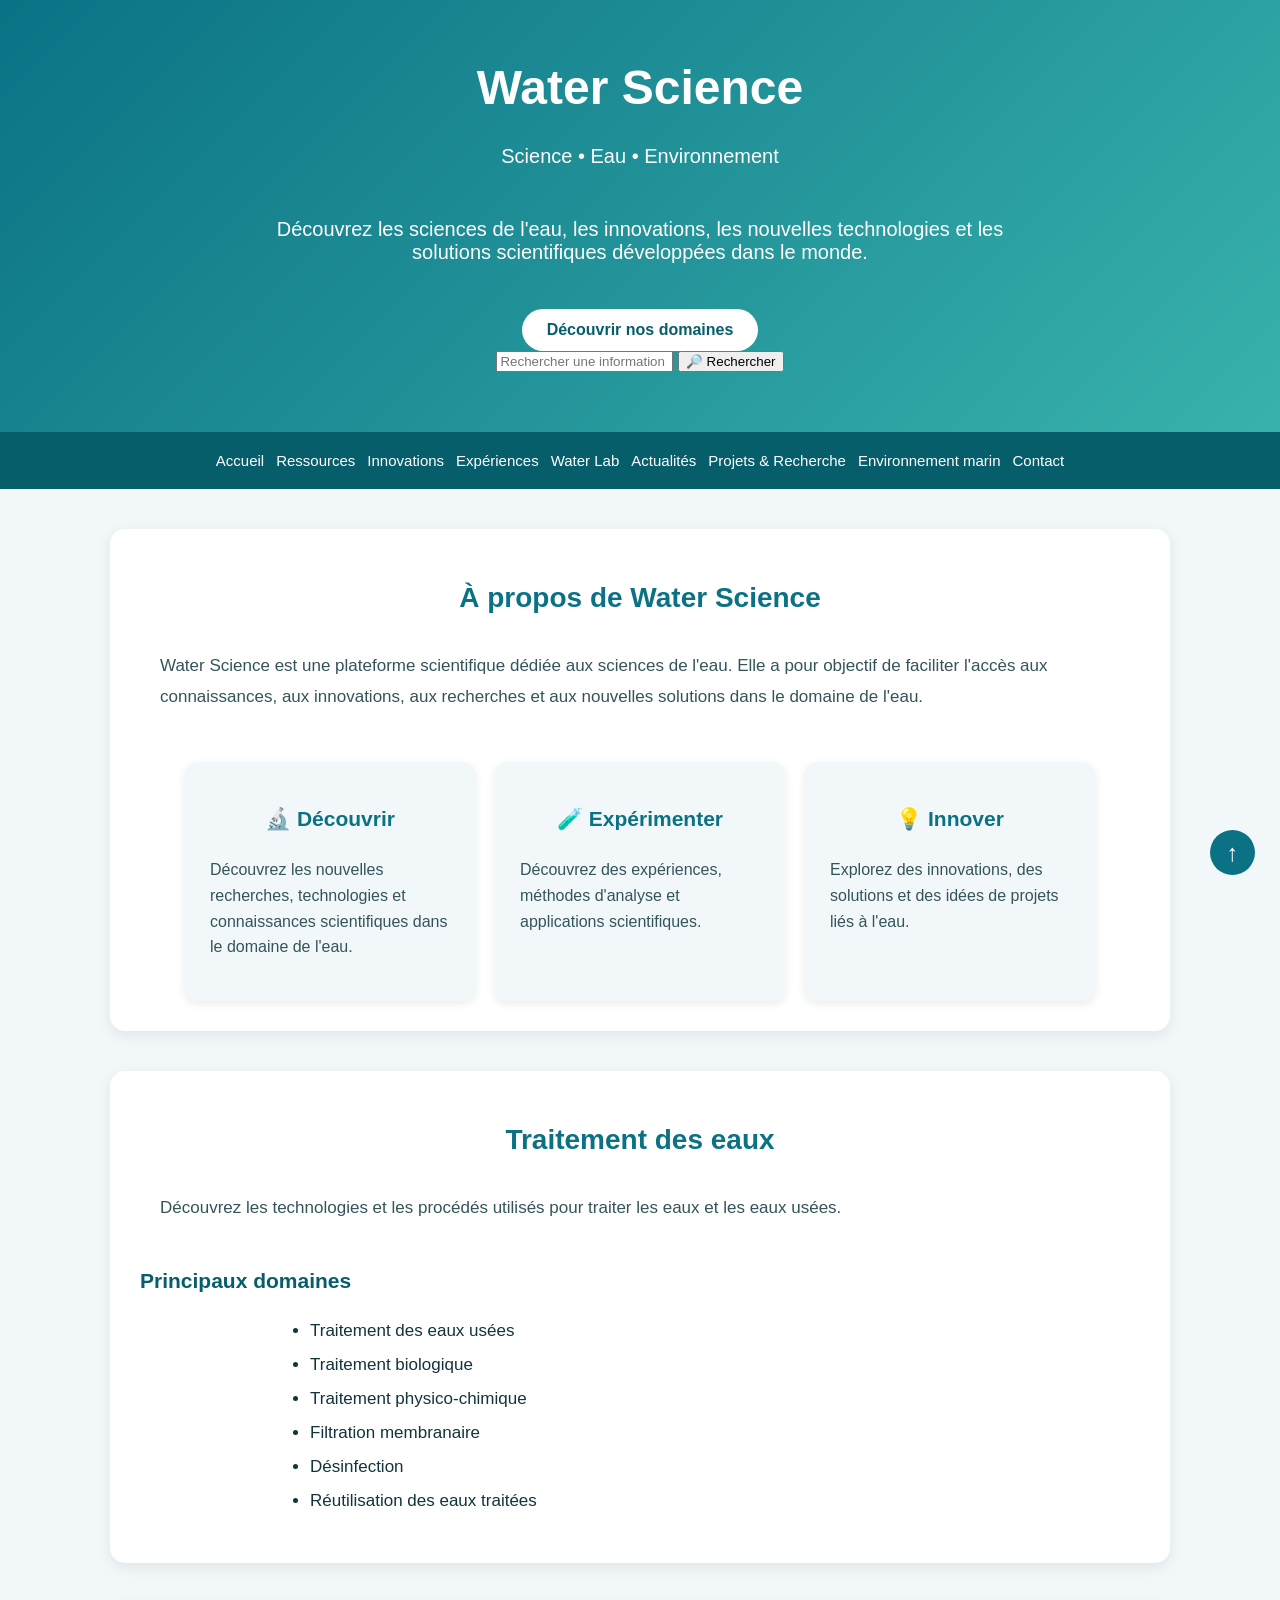
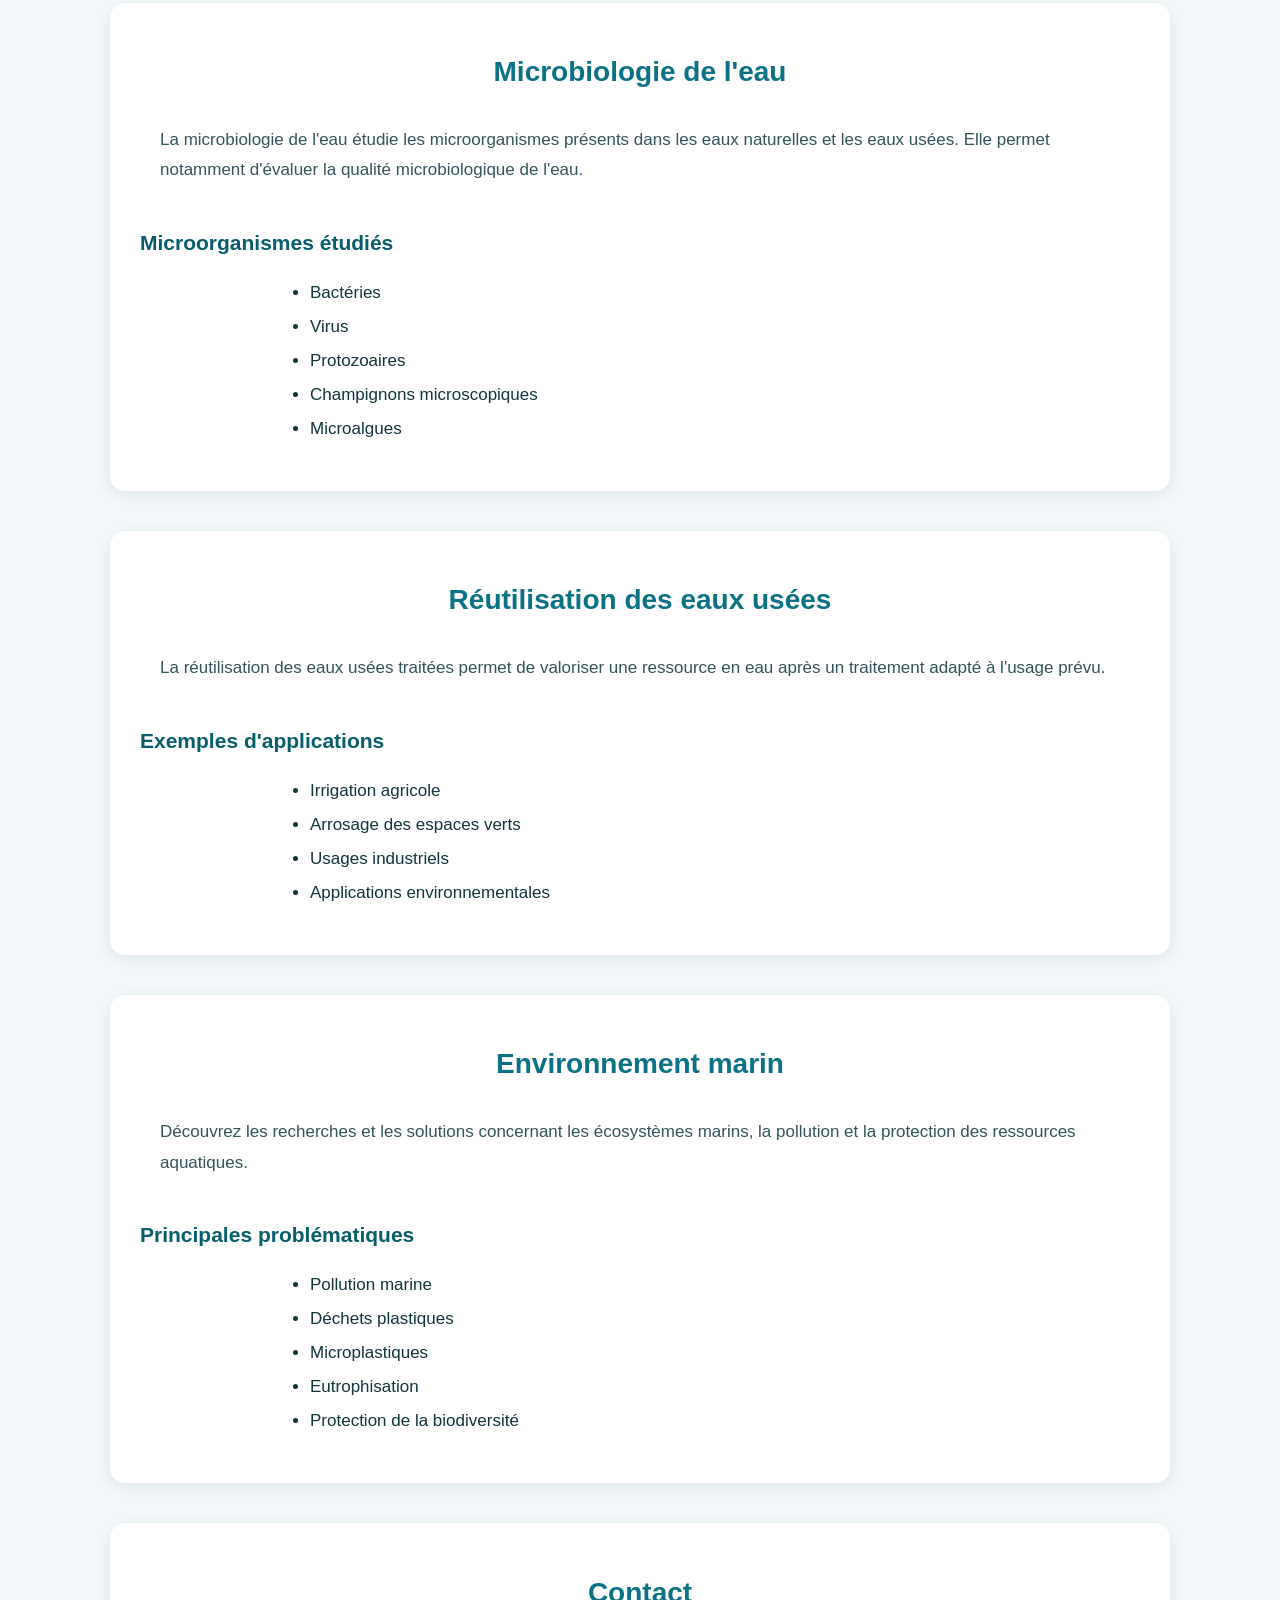
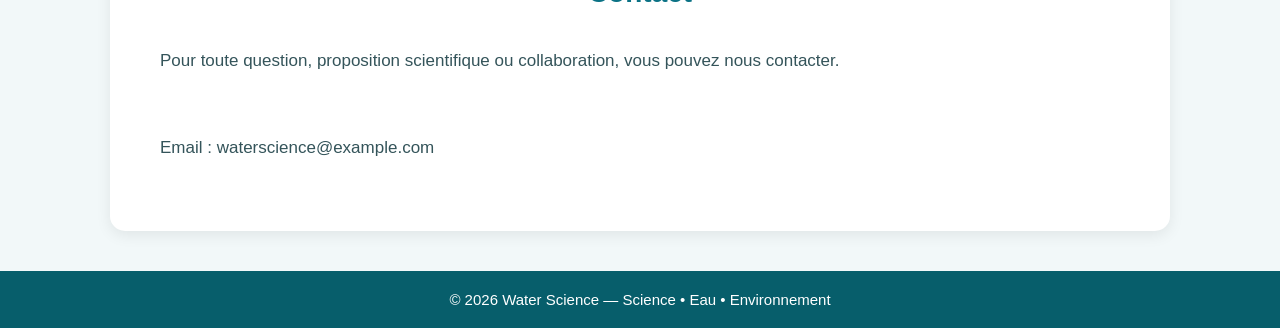
<file: index.html>
<!DOCTYPE html>
<html>

<head>
    <meta charset="UTF-8">
    <title>Water Science</title>
    <link rel="stylesheet" href="style.css">
<link rel="manifest" href="manifest.json">
</head>

<body>

<header class="hero" id="accueil">

    <h1>Water Science</h1>

    <p>Science • Eau • Environnement</p>

    <p>
        Découvrez les sciences de l'eau, les innovations,
        les nouvelles technologies et les solutions scientifiques
        développées dans le monde.
    </p>

    <a href="#domaines" class="btn">Découvrir nos domaines</a>

    <div class="search-container">

        <input
            type="text"
            placeholder="Rechercher une information scientifique..."
        >

        <button>🔎 Rechercher</button>

    </div>

</header>


<nav>

    <a href="#accueil">Accueil</a>

    <a href="bibliotheque.html">Ressources</a>

    <a href="innovations.html">Innovations</a>

    <a href="experiences.html">Expériences</a>

    <a href="waterlab.html">Water Lab</a>

    <a href="actualites.html">Actualités</a>

    <a href="projets.html">Projets & Recherche</a>

    <a href="environnement-marin.html">Environnement marin</a>

    <a href="#contact">Contact</a>

</nav>


<section id="domaines">

    <h2>À propos de Water Science</h2>

    <p>
        Water Science est une plateforme scientifique dédiée
        aux sciences de l'eau.
        Elle a pour objectif de faciliter l'accès aux connaissances,
        aux innovations, aux recherches et aux nouvelles solutions
        dans le domaine de l'eau.
    </p>


    <div class="features">

        <div class="feature">
            <h3>🔬 Découvrir</h3>
            <p>
                Découvrez les nouvelles recherches, technologies
                et connaissances scientifiques dans le domaine de l'eau.
            </p>
        </div>

        <div class="feature">
            <h3>🧪 Expérimenter</h3>
            <p>
                Découvrez des expériences, méthodes d'analyse
                et applications scientifiques.
            </p>
        </div>

        <div class="feature">
            <h3>💡 Innover</h3>
            <p>
                Explorez des innovations, des solutions
                et des idées de projets liés à l'eau.
            </p>
        </div>

    </div>

</section>


<section id="traitement">

    <h2>Traitement des eaux</h2>

    <p>
        Découvrez les technologies et les procédés utilisés
        pour traiter les eaux et les eaux usées.
    </p>

    <h3>Principaux domaines</h3>

    <ul>
        <li>Traitement des eaux usées</li>
        <li>Traitement biologique</li>
        <li>Traitement physico-chimique</li>
        <li>Filtration membranaire</li>
        <li>Désinfection</li>
        <li>Réutilisation des eaux traitées</li>
    </ul>

</section>


<section id="microbiologie">

    <h2>Microbiologie de l'eau</h2>

    <p>
        La microbiologie de l'eau étudie les microorganismes
        présents dans les eaux naturelles et les eaux usées.
        Elle permet notamment d'évaluer la qualité microbiologique
        de l'eau.
    </p>

    <h3>Microorganismes étudiés</h3>

    <ul>
        <li>Bactéries</li>
        <li>Virus</li>
        <li>Protozoaires</li>
        <li>Champignons microscopiques</li>
        <li>Microalgues</li>
    </ul>

</section>


<section id="reutilisation">

    <h2>Réutilisation des eaux usées</h2>

    <p>
        La réutilisation des eaux usées traitées permet de valoriser
        une ressource en eau après un traitement adapté à l'usage prévu.
    </p>

    <h3>Exemples d'applications</h3>

    <ul>
        <li>Irrigation agricole</li>
        <li>Arrosage des espaces verts</li>
        <li>Usages industriels</li>
        <li>Applications environnementales</li>
    </ul>

</section>


<section id="marin">

    <h2>Environnement marin</h2>

    <p>
        Découvrez les recherches et les solutions concernant
        les écosystèmes marins, la pollution et la protection
        des ressources aquatiques.
    </p>

    <h3>Principales problématiques</h3>

    <ul>
        <li>Pollution marine</li>
        <li>Déchets plastiques</li>
        <li>Microplastiques</li>
        <li>Eutrophisation</li>
        <li>Protection de la biodiversité</li>
    </ul>

</section>


<section id="contact">

    <h2>Contact</h2>

    <p>
        Pour toute question, proposition scientifique
        ou collaboration, vous pouvez nous contacter.
    </p>

    <p>
        Email : waterscience@example.com
    </p>

</section>


<footer>

    <p>
        © 2026 Water Science — Science • Eau • Environnement
    </p>

</footer>


<a href="#accueil" class="top-btn">↑</a>

<script src="script.js"></script>
</body>
</html>
</file>
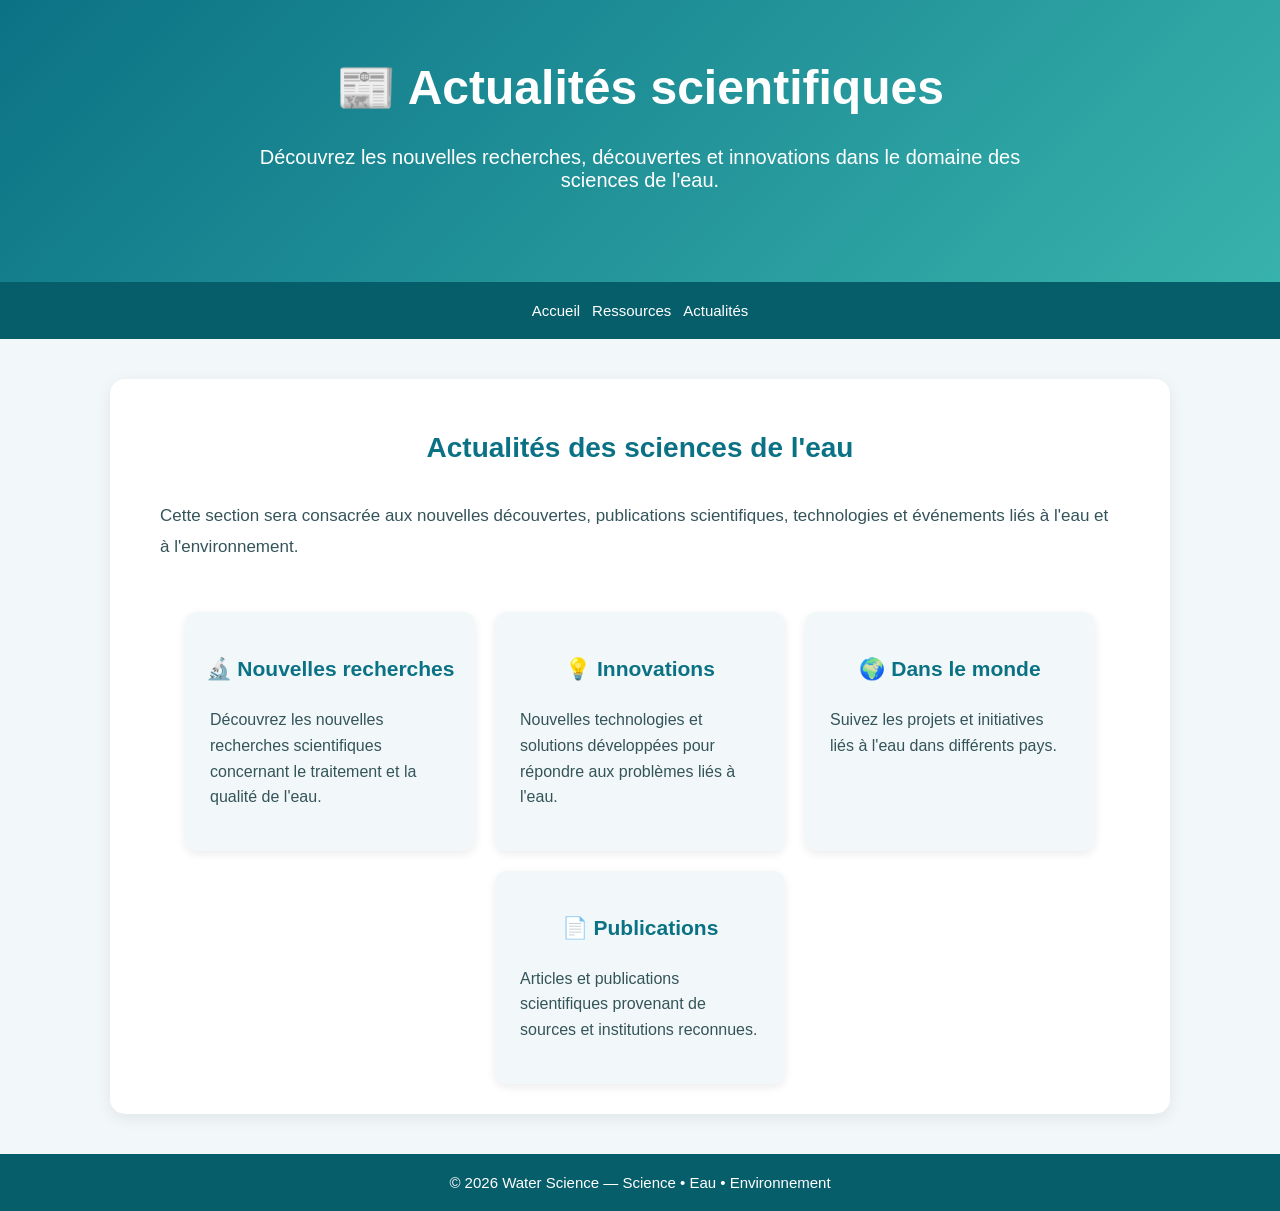
<file: actualites.html>
<!DOCTYPE html>
<html>

<head>
    <meta charset="UTF-8">
    <title>Actualités - Water Science</title>
    <link rel="stylesheet" href="style.css">
</head>

<body>

<header class="hero">

    <h1>📰 Actualités scientifiques</h1>

    <p>
        Découvrez les nouvelles recherches, découvertes et
        innovations dans le domaine des sciences de l'eau.
    </p>

</header>


<nav>

    <a href="index.html">Accueil</a>

    <a href="bibliotheque.html">Ressources</a>

    <a href="actualites.html">Actualités</a>

</nav>


<section>

    <h2>Actualités des sciences de l'eau</h2>

    <p>
        Cette section sera consacrée aux nouvelles découvertes,
        publications scientifiques, technologies et événements
        liés à l'eau et à l'environnement.
    </p>


    <div class="features">

        <div class="feature">

            <h3>🔬 Nouvelles recherches</h3>

            <p>
                Découvrez les nouvelles recherches scientifiques
                concernant le traitement et la qualité de l'eau.
            </p>

        </div>


        <div class="feature">

            <h3>💡 Innovations</h3>

            <p>
                Nouvelles technologies et solutions développées
                pour répondre aux problèmes liés à l'eau.
            </p>

        </div>


        <div class="feature">

            <h3>🌍 Dans le monde</h3>

            <p>
                Suivez les projets et initiatives liés à l'eau
                dans différents pays.
            </p>

        </div>


        <div class="feature">

            <h3>📄 Publications</h3>

            <p>
                Articles et publications scientifiques provenant
                de sources et institutions reconnues.
            </p>

        </div>

    </div>

</section>


<footer>

    <p>
        © 2026 Water Science — Science • Eau • Environnement
    </p>

</footer>


</body>
</html>
</file>
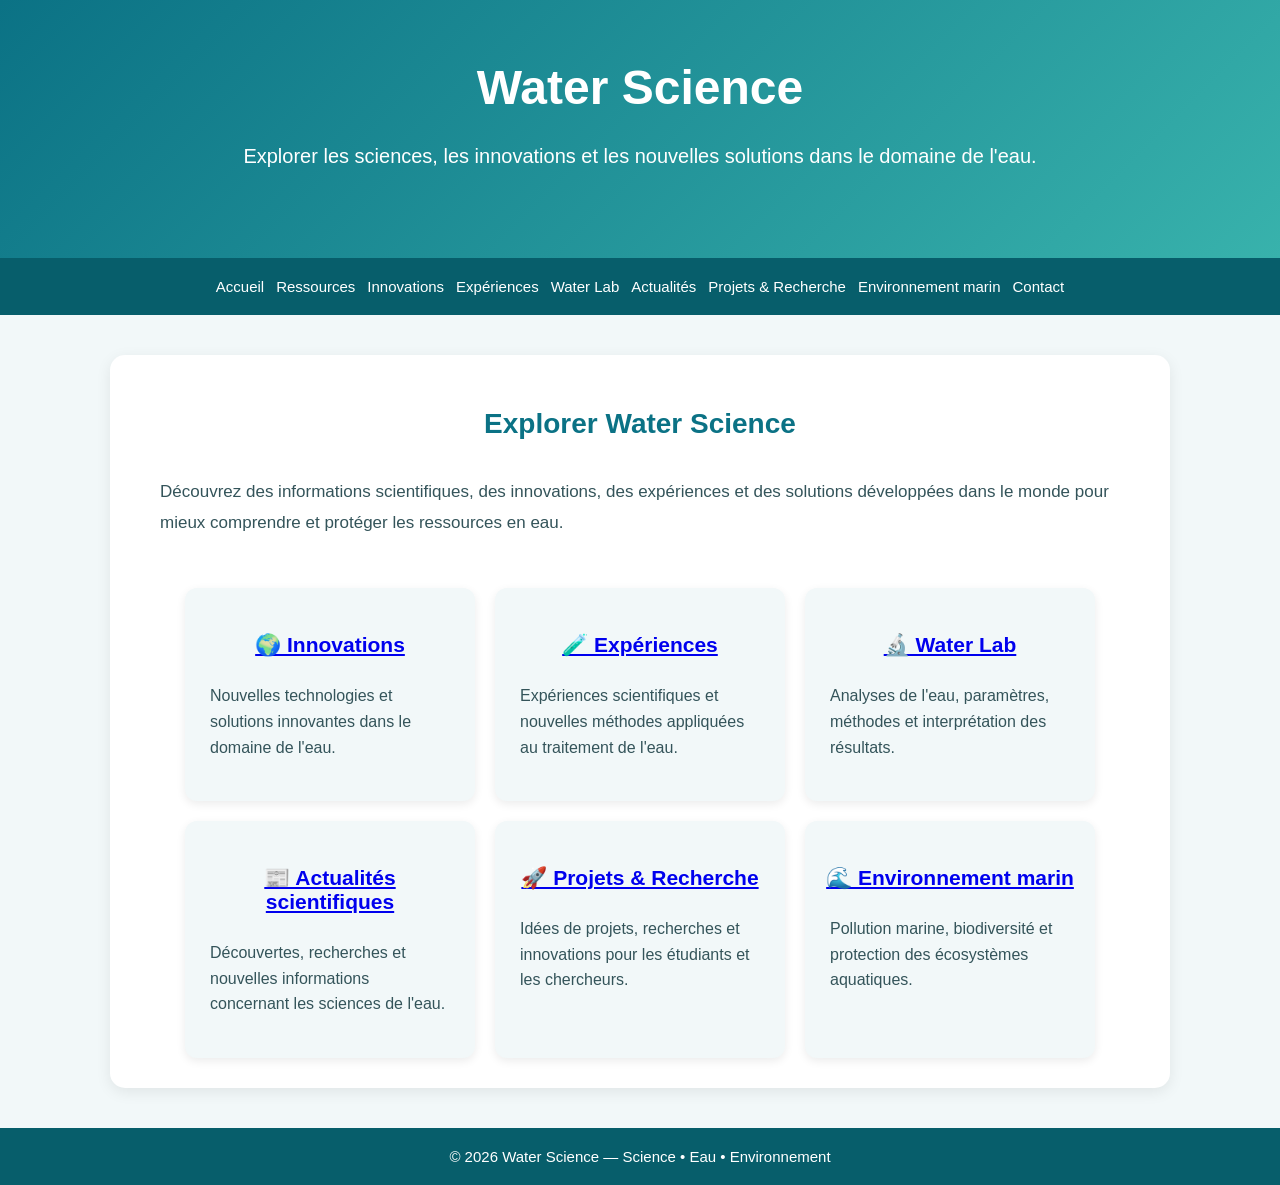
<file: bibliotheque.html>
<!DOCTYPE html>
<html>

<head>
    <meta charset="UTF-8">
    <title>Water Science - Ressources</title>
    <link rel="stylesheet" href="style.css">
</head>

<body>

<header class="hero">

    <h1>Water Science</h1>

    <p>
        Explorer les sciences, les innovations et les nouvelles
        solutions dans le domaine de l'eau.
    </p>

</header>


<nav>

    <a href="index.html">Accueil</a>

    <a href="bibliotheque.html">Ressources</a>

    <a href="innovations.html">Innovations</a>

    <a href="experiences.html">Expériences</a>

    <a href="waterlab.html">Water Lab</a>

    <a href="actualites.html">Actualités</a>

    <a href="projets.html">Projets & Recherche</a>

    <a href="environnement-marin.html">Environnement marin</a>

    <a href="index.html#contact">Contact</a>

</nav>


<section>

    <h2>Explorer Water Science</h2>

    <p>
        Découvrez des informations scientifiques, des innovations,
        des expériences et des solutions développées dans le monde
        pour mieux comprendre et protéger les ressources en eau.
    </p>


    <div class="features">

        <div class="feature">

            <h3>
                <a href="innovations.html">🌍 Innovations</a>
            </h3>

            <p>
                Nouvelles technologies et solutions innovantes
                dans le domaine de l'eau.
            </p>

        </div>


        <div class="feature">

            <h3>
                <a href="experiences.html">🧪 Expériences</a>
            </h3>

            <p>
                Expériences scientifiques et nouvelles méthodes
                appliquées au traitement de l'eau.
            </p>

        </div>


        <div class="feature">

            <h3>
                <a href="waterlab.html">🔬 Water Lab</a>
            </h3>

            <p>
                Analyses de l'eau, paramètres, méthodes et
                interprétation des résultats.
            </p>

        </div>


        <div class="feature">

            <h3>
                <a href="actualites.html">📰 Actualités scientifiques</a>
            </h3>

            <p>
                Découvertes, recherches et nouvelles informations
                concernant les sciences de l'eau.
            </p>

        </div>


        <div class="feature">

            <h3>
                <a href="projets.html">🚀 Projets & Recherche</a>
            </h3>

            <p>
                Idées de projets, recherches et innovations
                pour les étudiants et les chercheurs.
            </p>

        </div>


        <div class="feature">

            <h3>
                <a href="environnement-marin.html">🌊 Environnement marin</a>
            </h3>

            <p>
                Pollution marine, biodiversité et protection
                des écosystèmes aquatiques.
            </p>

        </div>

    </div>

</section>


<footer>

    <p>
        © 2026 Water Science — Science • Eau • Environnement
    </p>

</footer>


</body>
</html>
</file>
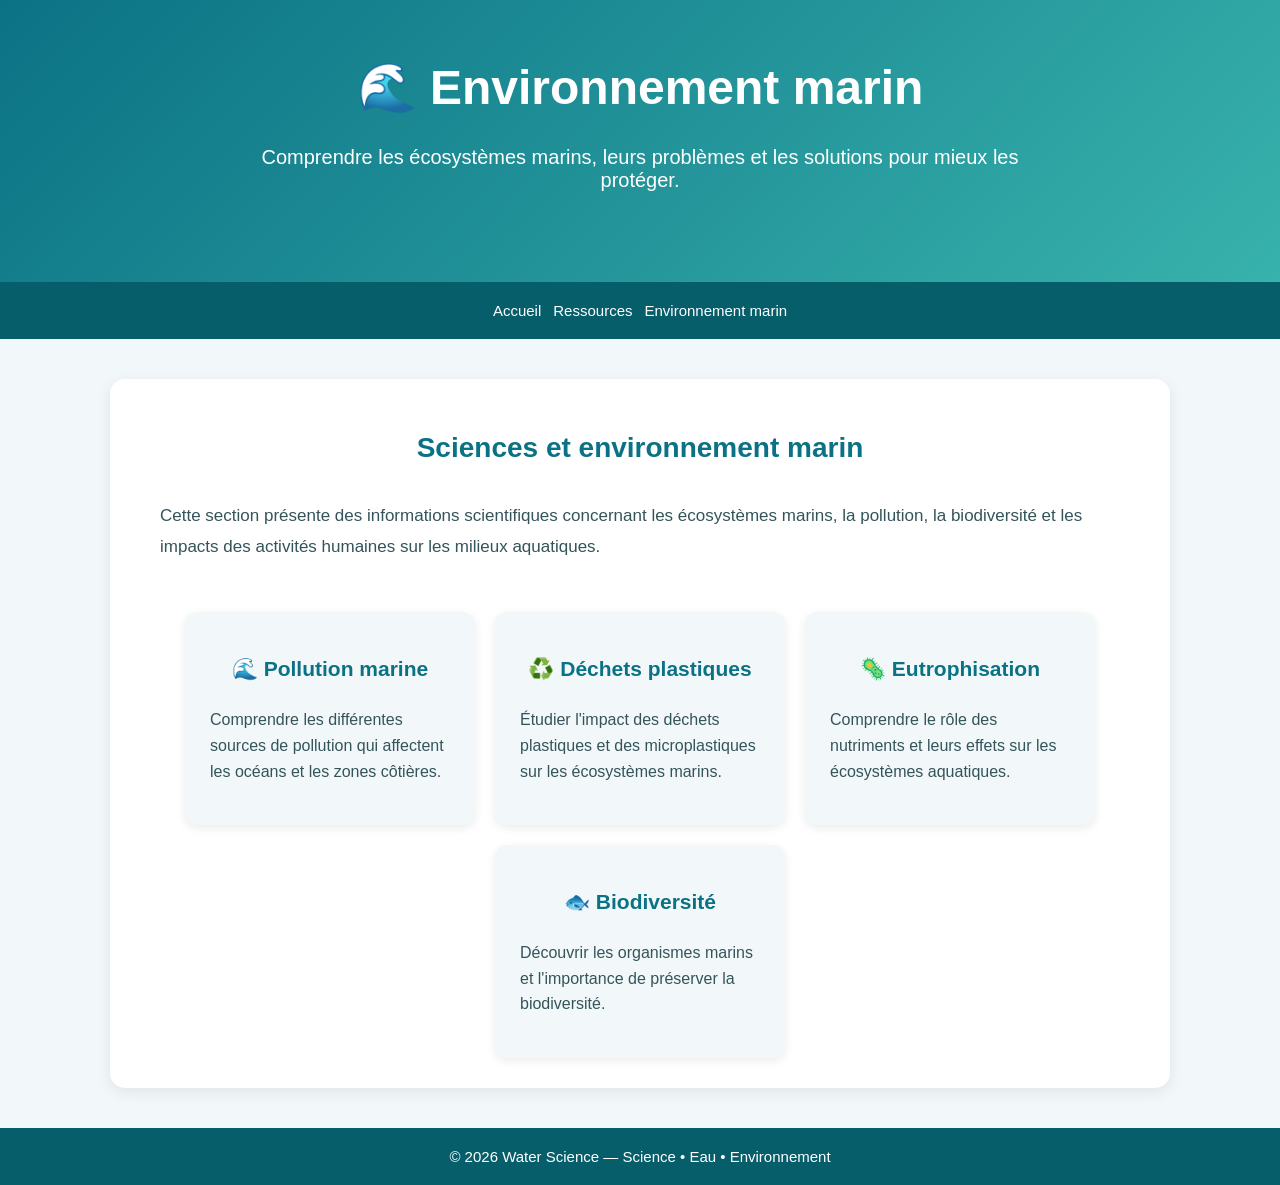
<file: environnement-marin.html>
<!DOCTYPE html>
<html>

<head>
    <meta charset="UTF-8">
    <title>Environnement marin - Water Science</title>
    <link rel="stylesheet" href="style.css">
</head>

<body>

<header class="hero">

    <h1>🌊 Environnement marin</h1>

    <p>
        Comprendre les écosystèmes marins, leurs problèmes
        et les solutions pour mieux les protéger.
    </p>

</header>


<nav>

    <a href="index.html">Accueil</a>

    <a href="bibliotheque.html">Ressources</a>

    <a href="environnement-marin.html">Environnement marin</a>

</nav>


<section>

    <h2>Sciences et environnement marin</h2>

    <p>
        Cette section présente des informations scientifiques
        concernant les écosystèmes marins, la pollution, la
        biodiversité et les impacts des activités humaines
        sur les milieux aquatiques.
    </p>


    <div class="features">

        <div class="feature">

            <h3>🌊 Pollution marine</h3>

            <p>
                Comprendre les différentes sources de pollution
                qui affectent les océans et les zones côtières.
            </p>

        </div>


        <div class="feature">

            <h3>♻️ Déchets plastiques</h3>

            <p>
                Étudier l'impact des déchets plastiques et
                des microplastiques sur les écosystèmes marins.
            </p>

        </div>


        <div class="feature">

            <h3>🦠 Eutrophisation</h3>

            <p>
                Comprendre le rôle des nutriments et leurs effets
                sur les écosystèmes aquatiques.
            </p>

        </div>


        <div class="feature">

            <h3>🐟 Biodiversité</h3>

            <p>
                Découvrir les organismes marins et l'importance
                de préserver la biodiversité.
            </p>

        </div>

    </div>

</section>


<footer>

    <p>
        © 2026 Water Science — Science • Eau • Environnement
    </p>

</footer>


</body>
</html>
</file>
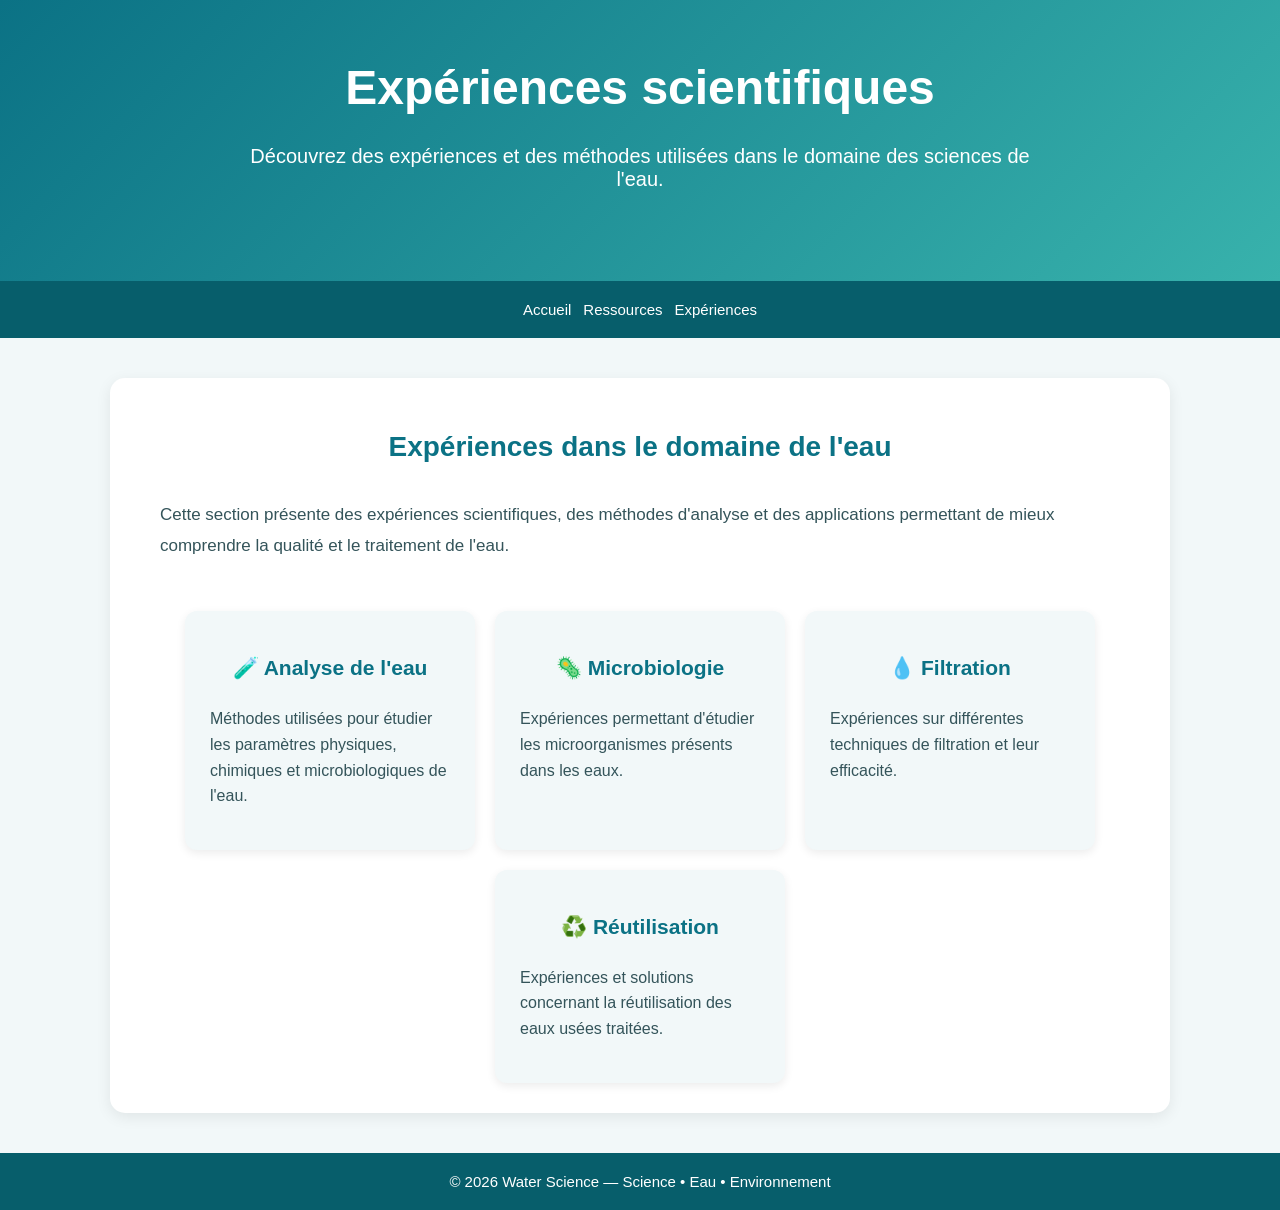
<file: experiences.html>
<!DOCTYPE html>
<html>

<head>
    <meta charset="UTF-8">
    <title>Expériences - Water Science</title>
    <link rel="stylesheet" href="style.css">
</head>

<body>

<header class="hero">

    <h1>Expériences scientifiques</h1>

    <p>
        Découvrez des expériences et des méthodes utilisées
        dans le domaine des sciences de l'eau.
    </p>

</header>


<nav>

    <a href="index.html">Accueil</a>

    <a href="bibliotheque.html">Ressources</a>

    <a href="experiences.html">Expériences</a>

</nav>


<section>

    <h2>Expériences dans le domaine de l'eau</h2>

    <p>
        Cette section présente des expériences scientifiques,
        des méthodes d'analyse et des applications permettant
        de mieux comprendre la qualité et le traitement de l'eau.
    </p>


    <div class="features">

        <div class="feature">

            <h3>🧪 Analyse de l'eau</h3>

            <p>
                Méthodes utilisées pour étudier les paramètres
                physiques, chimiques et microbiologiques de l'eau.
            </p>

        </div>


        <div class="feature">

            <h3>🦠 Microbiologie</h3>

            <p>
                Expériences permettant d'étudier les microorganismes
                présents dans les eaux.
            </p>

        </div>


        <div class="feature">

            <h3>💧 Filtration</h3>

            <p>
                Expériences sur différentes techniques de filtration
                et leur efficacité.
            </p>

        </div>


        <div class="feature">

            <h3>♻️ Réutilisation</h3>

            <p>
                Expériences et solutions concernant la réutilisation
                des eaux usées traitées.
            </p>

        </div>

    </div>

</section>


<footer>

    <p>
        © 2026 Water Science — Science • Eau • Environnement
    </p>

</footer>


</body>
</html>
</file>
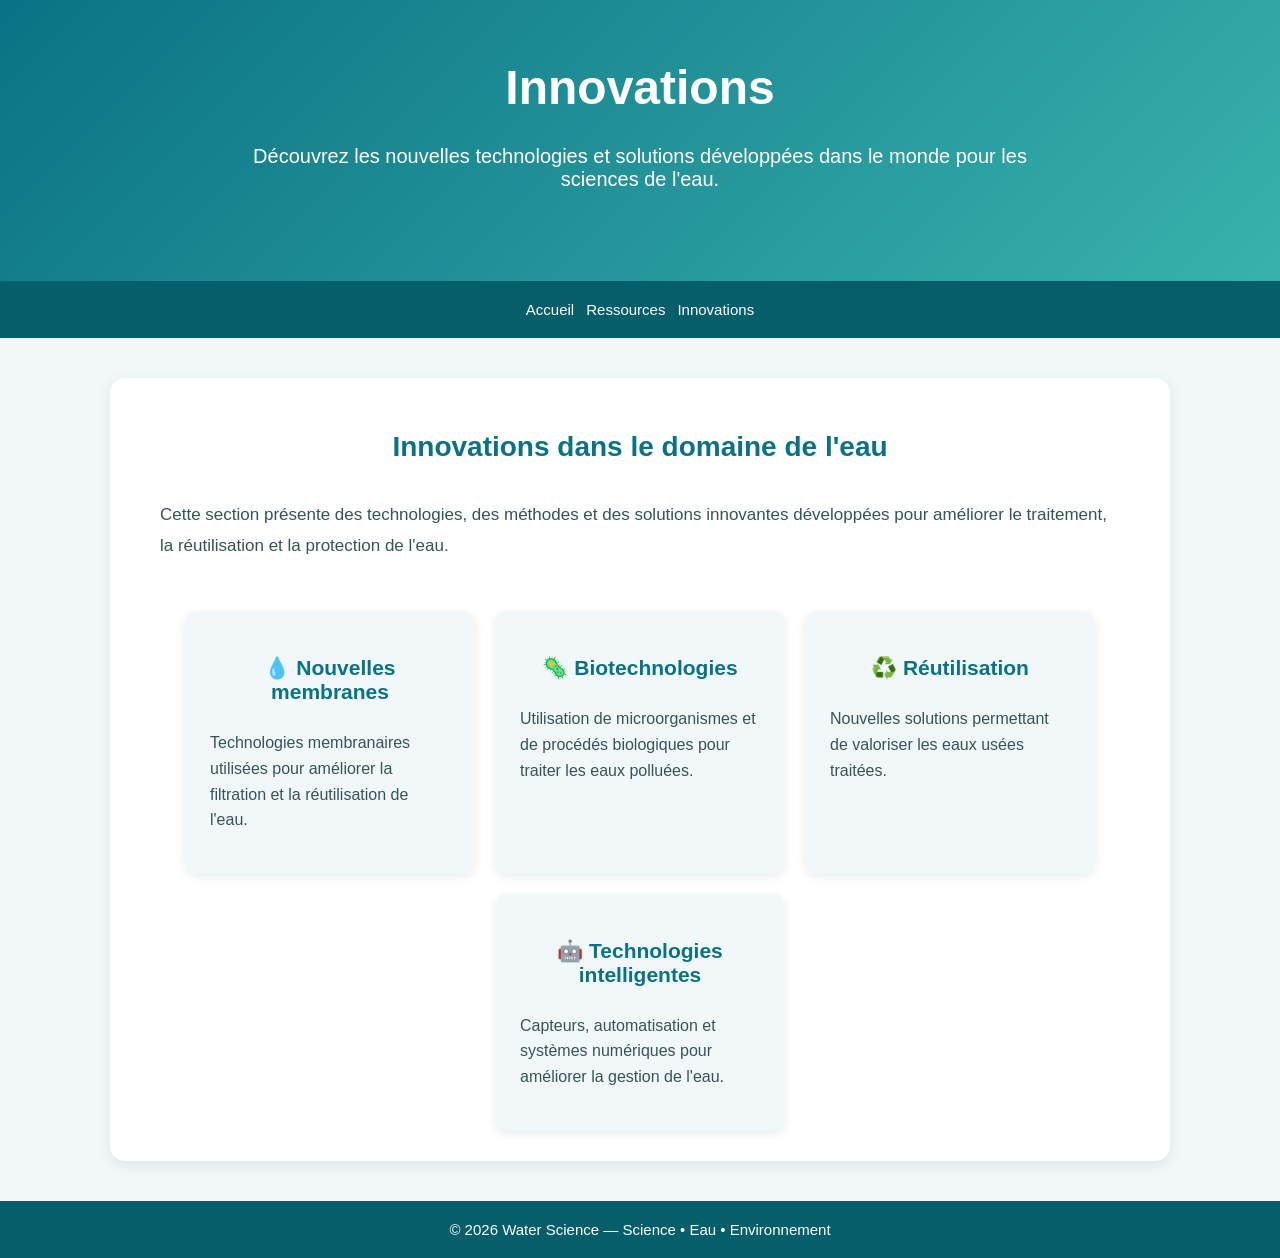
<file: innovations.html>
<!DOCTYPE html>
<html>

<head>
    <meta charset="UTF-8">
    <title>Innovations - Water Science</title>
    <link rel="stylesheet" href="style.css">
</head>

<body>

<header class="hero">

    <h1>Innovations</h1>

    <p>
        Découvrez les nouvelles technologies et solutions
        développées dans le monde pour les sciences de l'eau.
    </p>

</header>


<nav>

    <a href="index.html">Accueil</a>

    <a href="bibliotheque.html">Ressources</a>

    <a href="innovations.html">Innovations</a>

</nav>


<section>

    <h2>Innovations dans le domaine de l'eau</h2>

    <p>
        Cette section présente des technologies, des méthodes
        et des solutions innovantes développées pour améliorer
        le traitement, la réutilisation et la protection de l'eau.
    </p>


    <div class="features">

        <div class="feature">

            <h3>💧 Nouvelles membranes</h3>

            <p>
                Technologies membranaires utilisées pour améliorer
                la filtration et la réutilisation de l'eau.
            </p>

        </div>


        <div class="feature">

            <h3>🦠 Biotechnologies</h3>

            <p>
                Utilisation de microorganismes et de procédés
                biologiques pour traiter les eaux polluées.
            </p>

        </div>


        <div class="feature">

            <h3>♻️ Réutilisation</h3>

            <p>
                Nouvelles solutions permettant de valoriser
                les eaux usées traitées.
            </p>

        </div>


        <div class="feature">

            <h3>🤖 Technologies intelligentes</h3>

            <p>
                Capteurs, automatisation et systèmes numériques
                pour améliorer la gestion de l'eau.
            </p>

        </div>

    </div>

</section>


<footer>

    <p>
        © 2026 Water Science — Science • Eau • Environnement
    </p>

</footer>


</body>
</html>
</file>
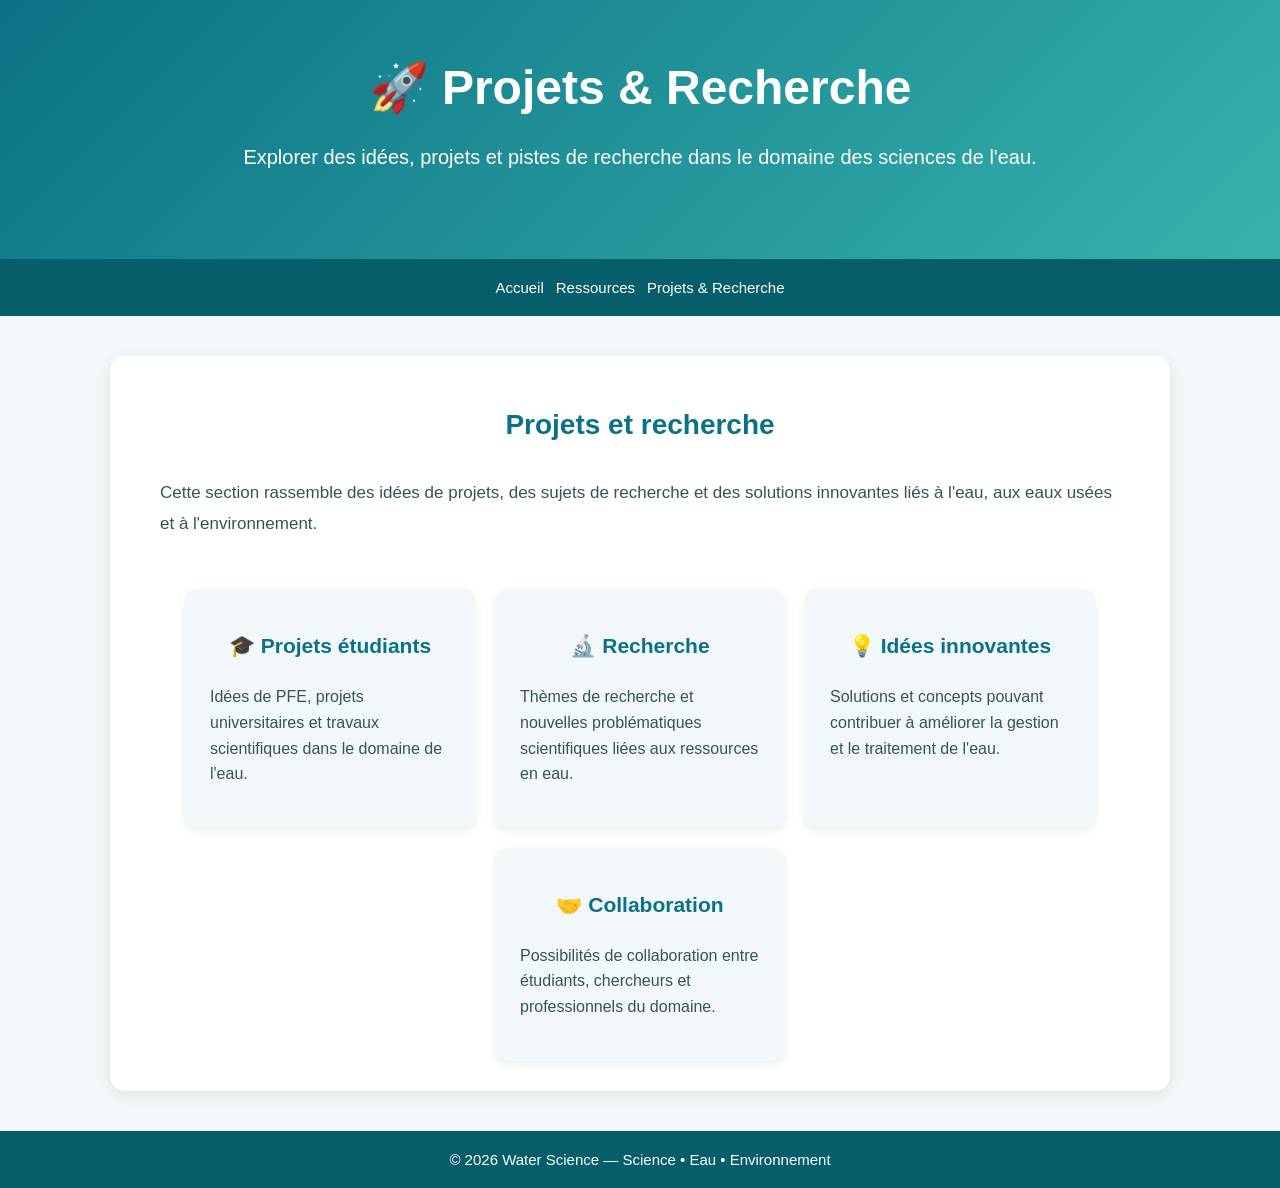
<file: projets.html>
<!DOCTYPE html>
<html>

<head>
    <meta charset="UTF-8">
    <title>Projets & Recherche - Water Science</title>
    <link rel="stylesheet" href="style.css">
</head>

<body>

<header class="hero">

    <h1>🚀 Projets & Recherche</h1>

    <p>
        Explorer des idées, projets et pistes de recherche
        dans le domaine des sciences de l'eau.
    </p>

</header>


<nav>

    <a href="index.html">Accueil</a>

    <a href="bibliotheque.html">Ressources</a>

    <a href="projets.html">Projets & Recherche</a>

</nav>


<section>

    <h2>Projets et recherche</h2>

    <p>
        Cette section rassemble des idées de projets, des sujets
        de recherche et des solutions innovantes liés à l'eau,
        aux eaux usées et à l'environnement.
    </p>


    <div class="features">

        <div class="feature">

            <h3>🎓 Projets étudiants</h3>

            <p>
                Idées de PFE, projets universitaires et travaux
                scientifiques dans le domaine de l'eau.
            </p>

        </div>


        <div class="feature">

            <h3>🔬 Recherche</h3>

            <p>
                Thèmes de recherche et nouvelles problématiques
                scientifiques liées aux ressources en eau.
            </p>

        </div>


        <div class="feature">

            <h3>💡 Idées innovantes</h3>

            <p>
                Solutions et concepts pouvant contribuer
                à améliorer la gestion et le traitement de l'eau.
            </p>

        </div>


        <div class="feature">

            <h3>🤝 Collaboration</h3>

            <p>
                Possibilités de collaboration entre étudiants,
                chercheurs et professionnels du domaine.
            </p>

        </div>

    </div>

</section>


<footer>

    <p>
        © 2026 Water Science — Science • Eau • Environnement
    </p>

</footer>


</body>
</html>
</file>
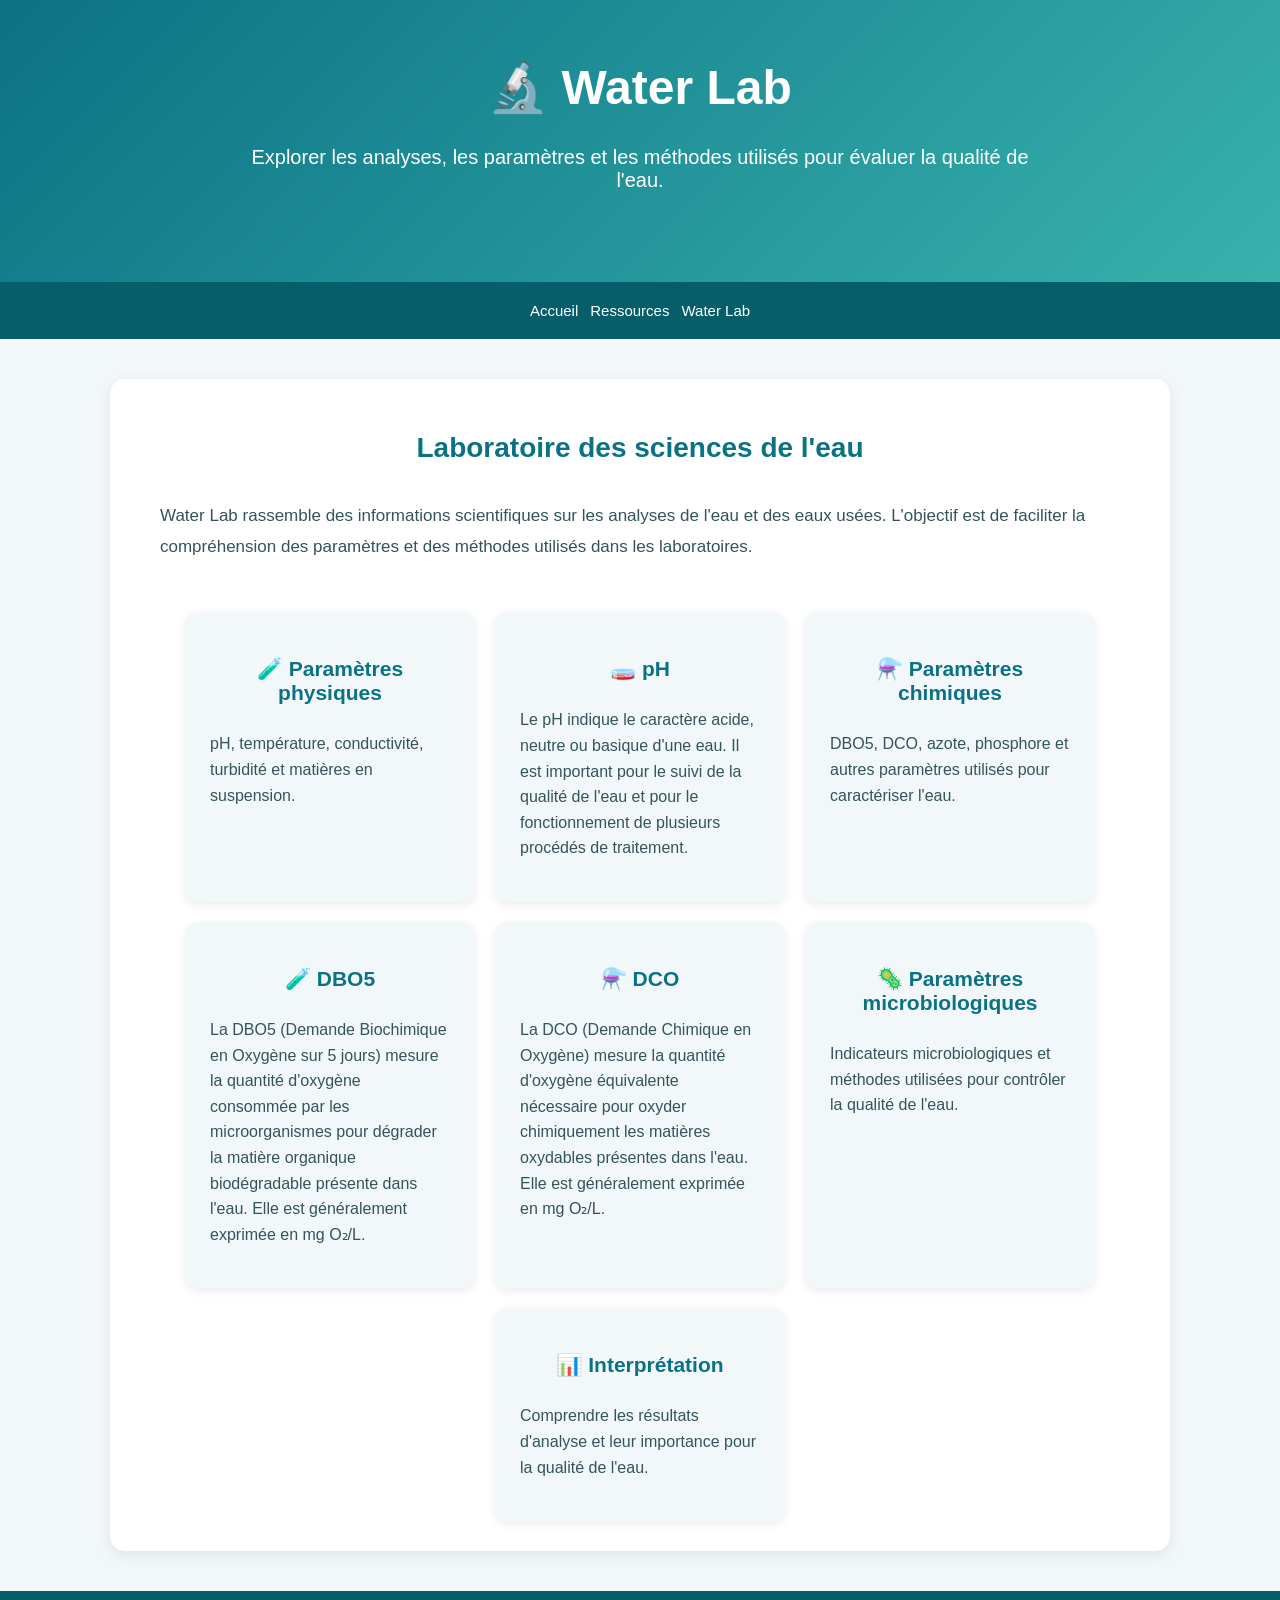
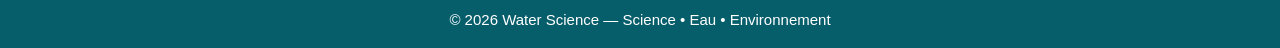
<file: waterlab.html>
<!DOCTYPE html>
<html>

<head>
    <meta charset="UTF-8">
    <title>Water Lab - Water Science</title>
    <link rel="stylesheet" href="style.css">
</head>

<body>

<header class="hero">

    <h1>🔬 Water Lab</h1>

    <p>
        Explorer les analyses, les paramètres et les méthodes
        utilisés pour évaluer la qualité de l'eau.
    </p>

</header>


<nav>

    <a href="index.html">Accueil</a>

    <a href="bibliotheque.html">Ressources</a>

    <a href="waterlab.html">Water Lab</a>

</nav>


<section>

    <h2>Laboratoire des sciences de l'eau</h2>

    <p>
        Water Lab rassemble des informations scientifiques
        sur les analyses de l'eau et des eaux usées.
        L'objectif est de faciliter la compréhension des paramètres
        et des méthodes utilisés dans les laboratoires.
    </p>


    <div class="features">


        <div class="feature">

            <h3>🧪 Paramètres physiques</h3>

            <p>
                pH, température, conductivité, turbidité
                et matières en suspension.
            </p>

        </div>


        <div class="feature">

            <h3>🧫 pH</h3>

            <p>
                Le pH indique le caractère acide, neutre ou basique
                d'une eau. Il est important pour le suivi de la qualité
                de l'eau et pour le fonctionnement de plusieurs procédés
                de traitement.
            </p>

        </div>


        <div class="feature">

            <h3>⚗️ Paramètres chimiques</h3>

            <p>
                DBO5, DCO, azote, phosphore et autres
                paramètres utilisés pour caractériser l'eau.
            </p>

        </div>


        <div class="feature">

            <h3>🧪 DBO5</h3>

            <p>
                La DBO5 (Demande Biochimique en Oxygène sur 5 jours)
                mesure la quantité d'oxygène consommée par les
                microorganismes pour dégrader la matière organique
                biodégradable présente dans l'eau.
                Elle est généralement exprimée en mg O₂/L.
            </p>

        </div>

<div class="feature">

    <h3>⚗️ DCO</h3>

    <p>
        La DCO (Demande Chimique en Oxygène) mesure la quantité
        d'oxygène équivalente nécessaire pour oxyder chimiquement
        les matières oxydables présentes dans l'eau.
        Elle est généralement exprimée en mg O₂/L.
    </p>

</div>
        <div class="feature">

            <h3>🦠 Paramètres microbiologiques</h3>

            <p>
                Indicateurs microbiologiques et méthodes
                utilisées pour contrôler la qualité de l'eau.
            </p>

        </div>


        <div class="feature">

            <h3>📊 Interprétation</h3>

            <p>
                Comprendre les résultats d'analyse et
                leur importance pour la qualité de l'eau.
            </p>

        </div>


    </div>

</section>


<footer>

    <p>
        © 2026 Water Science — Science • Eau • Environnement
    </p>

</footer>


</body>
</html>
</file>
<file: style.css>
body {
    font-family: Arial, sans-serif;
    margin: 0;
    background-color: #f2f8f9;
    color: #12343b;
}

h1 {
    background-color: #0b7285;
    color: white;
    text-align: center;
    padding: 30px;
    margin: 0;
}

p {
    text-align: center;
    font-size: 18px;
    padding: 20px;
}

h2 {
    text-align: center;
    color: #0b7285;
}

ul {
    width: 300px;
    margin: auto;
    font-size: 18px;
    line-height: 2;
}
nav {
    background-color: #075e6b;
    text-align: center;
    padding: 15px;
}

nav a {
    color: white;
    text-decoration: none;
    margin: 0 15px;
    font-size: 17px;
}

nav a:hover {
    text-decoration: underline;
}
section {
    background-color: white;
    width: 80%;
    max-width: 900px;
    margin: 30px auto;
    padding: 25px;
    border-radius: 12px;
    box-shadow: 0 4px 10px rgba(0, 0, 0, 0.1);
}

section h2 {
    color: #075e6b;
}

section p {
    text-align: left;
    line-height: 1.7;
}

section ul {
    width: auto;
    line-height: 1.8;
}.hero {
    text-align: center;
    background: linear-gradient(135deg, #0b7285, #38b2ac);
    color: white;
    padding: 60px 20px;
}

.hero h1 {
    background: none;
    padding: 0;
    font-size: 48px;
    margin-bottom: 10px;
}

.hero p {
    color: white;
    font-size: 20px;
    max-width: 800px;
    margin: 10px auto;
}
.btn {
    display: inline-block;
    background-color: white;
    color: #075e6b;
    text-decoration: none;
    padding: 12px 25px;
    border-radius: 25px;
    font-weight: bold;
    margin-top: 15px;
}

.btn:hover {
    background-color: #e6f7f8;
}
section {
    background-color: white;
    width: 85%;
    max-width: 1000px;
    margin: 40px auto;
    padding: 30px;
    border-radius: 15px;
    box-shadow: 0 4px 15px rgba(0, 0, 0, 0.08);
}
section h2 {
    color: #0b7285;
    font-size: 28px;
    margin-bottom: 15px;
    text-align: center;
}

section h3 {
    color: #075e6b;
    font-size: 21px;
    margin-top: 25px;
}
section p {
    line-height: 1.8;
    font-size: 17px;
    color: #34545a;
}

section ul {
    width: auto;
    max-width: 700px;
    margin: 15px auto;
    line-height: 2;
    font-size: 17px;
}
section {
    transition: transform 0.3s ease, box-shadow 0.3s ease;
}

section:hover {
    transform: translateY(-5px);
    box-shadow: 0 8px 20px rgba(0, 0, 0, 0.12);
}
nav {
    position: sticky;
    top: 0;
    z-index: 1000;
}

nav a {
    display: inline-block;
    padding: 5px 0;
    transition: color 0.3s ease, transform 0.3s ease;
}

nav a:hover {
    color: #b8f2f0;
    transform: translateY(-2px);
}.top-btn {
    position: fixed;
    right: 25px;
    bottom: 25px;
    width: 45px;
    height: 45px;
    background-color: #0b7285;
    color: white;
    text-decoration: none;
    border-radius: 50%;
    display: flex;
    align-items: center;
    justify-content: center;
    font-size: 24px;
    font-weight: bold;
}

.top-btn:hover {
    background-color: #075e6b;
}@media (max-width: 700px) {

    nav a {
        display: block;
        margin: 8px 0;
    }

    .hero h1 {
        font-size: 36px;
    }

    .hero p {
        font-size: 17px;
    }

    section {
        width: 80%;
        padding: 20px;
    }

    section h2 {
        font-size: 24px;
    }

    section p,
    section ul {
        font-size: 16px;
    }
}footer {
    background-color: #075e6b;
    color: white;
    text-align: center;
    padding: 20px;
    margin-top: 40px;
}

footer p {
    margin: 0;
    padding: 0;
    font-size: 15px;
}.features {
    display: flex;
    justify-content: center;
    gap: 20px;
    flex-wrap: wrap;
    margin-top: 30px;
}

.feature {
    background-color: #f2f8f9;
    width: 250px;
    padding: 20px;
    border-radius: 12px;
    text-align: center;
    box-shadow: 0 3px 10px rgba(0, 0, 0, 0.08);
    transition: transform 0.3s ease;
}

.feature:hover {
    transform: translateY(-5px);
}

.feature h3 {
    color: #0b7285;
    font-size: 21px;
}
nav {
    display: flex;
    justify-content: center;
    align-items: center;
    flex-wrap: wrap;
    gap: 5px;
}

nav a {
    margin: 0 8px;
    white-space: nowrap;
}
.feature p {
    font-size: 16px;
    line-height: 1.6;
    padding: 5px;
}nav {
    display: flex;
    justify-content: center;
    align-items: center;
    flex-wrap: nowrap;
    gap: 0;
    white-space: nowrap;
    overflow-x: auto;
}

nav a {
    margin: 0 6px;
    font-size: 15px;
    white-space: nowrap;
}
</file>
